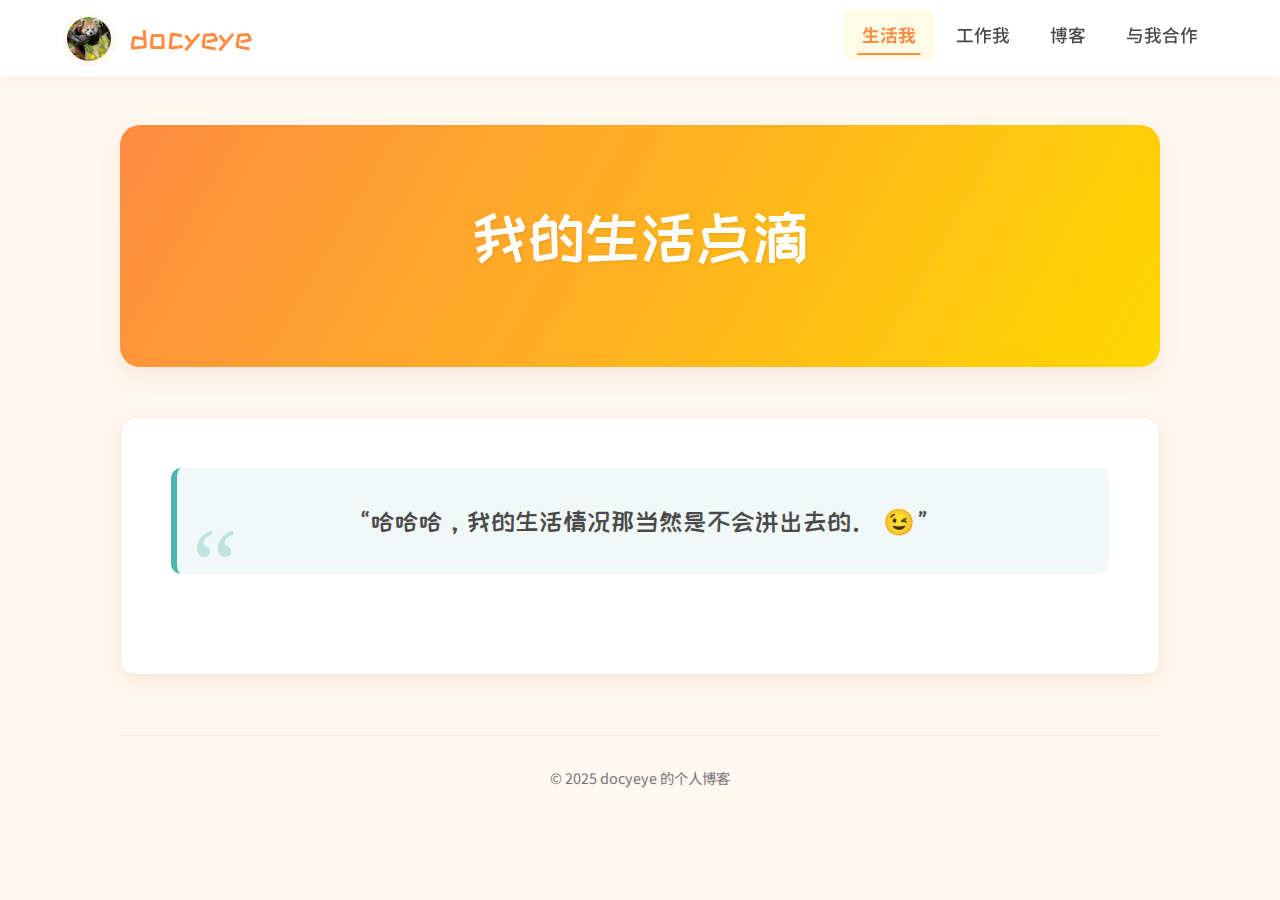
<file: index.html>
<!DOCTYPE html>
<html lang="zh">
<head>
    <meta charset="UTF-8">
    <meta name="viewport" content="width=device-width, initial-scale=1.0">
    <title>生活我 - docyeye</title>
    <link rel="stylesheet" href="style.css">
</head>
<body>
    <!-- 新的网站页眉 -->
    <div class="site-header">
        <div class="header-content">
            <img src="avatar.jpg" alt="docyeye 头像" class="avatar">
            <span class="nickname">docyeye</span>
            <!-- 导航栏移动到这里 -->
            <nav class="navbar">
                <a href="index.html" class="active">生活我</a>
                <a href="work.html">工作我</a>
                <a href="blog.html">博客</a>
                <a href="cooperation.html">与我合作</a>
            </nav>
        </div>
    </div>

    <!-- 页面特定内容区域 -->
    <div class="page-content">
        <header class="page-banner">
            <h1>我的生活点滴</h1>
        </header>

        <main class="content-container">
            <p class="life-quote">“哈哈哈，我的生活情况那当然是不会讲出去的。 😉”</p>

            <!-- 留言区已被移除 -->
            
        </main>

        <footer>
            <p>© 2025 docyeye 的个人博客</p>
        </footer>
    </div>
</body>
</html>
</file>
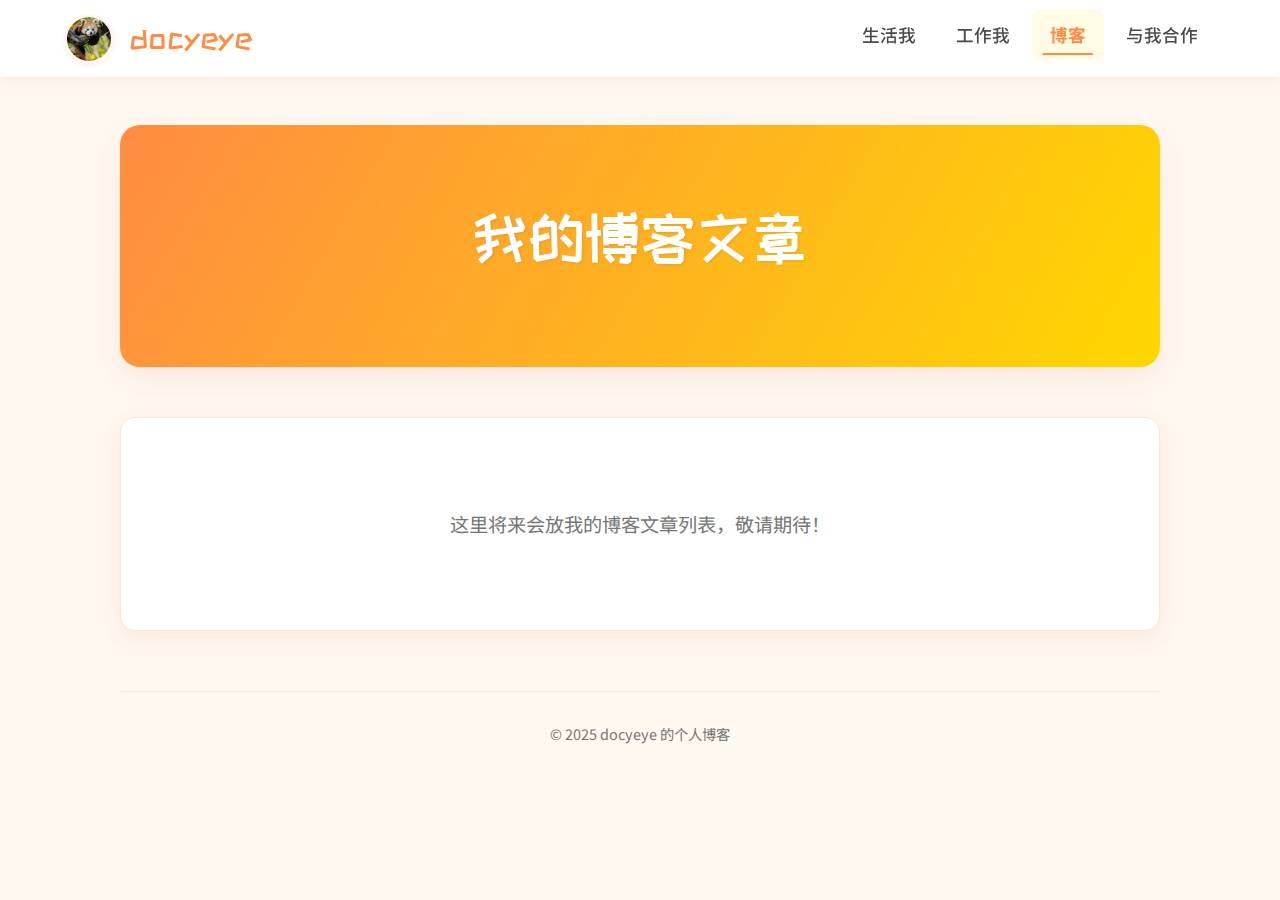
<file: blog.html>
<!DOCTYPE html>
<html lang="zh">
<head>
    <meta charset="UTF-8">
    <meta name="viewport" content="width=device-width, initial-scale=1.0">
    <title>博客 - docyeye</title>
    <link rel="stylesheet" href="style.css">
</head>
<body>
    <!-- 网站页眉 -->
    <div class="site-header">
        <div class="header-content">
            <img src="avatar.jpg" alt="docyeye 头像" class="avatar">
            <span class="nickname">docyeye</span>
            <nav class="navbar">
                <a href="index.html">生活我</a>
                <a href="work.html">工作我</a>
                <a href="blog.html" class="active">博客</a> <!-- 添加博客链接, 设为 active -->
                <a href="cooperation.html">与我合作</a>
            </nav>
        </div>
    </div>

    <!-- 页面特定内容区域 -->
    <div class="page-content">
        <header class="page-banner">
            <h1>我的博客文章</h1>
        </header>

        <main class="content-container blog-list-container"> <!-- 添加特定类名 -->
            <p>这里将来会放我的博客文章列表，敬请期待！</p>
            
            <!-- 示例：未来博客文章列表的可能结构 -->
            <!-- 
            <article class="blog-post-preview">
                <h2><a href="#">第一篇博客标题</a></h2>
                <p class="post-meta">发布于：2024年XX月XX日</p>
                <p>这是博客文章的摘要内容...</p>
                <a href="#" class="read-more">阅读全文 &rarr;</a>
            </article>
            <article class="blog-post-preview">
                <h2><a href="#">第二篇博客标题</a></h2>
                <p class="post-meta">发布于：2024年XX月XX日</p>
                <p>这是另一篇博客的摘要...</p>
                <a href="#" class="read-more">阅读全文 &rarr;</a>
            </article>
            -->
            
        </main>

        <footer>
            <p>© 2025 docyeye 的个人博客</p>
        </footer>
    </div>
</body>
</html>
</file>
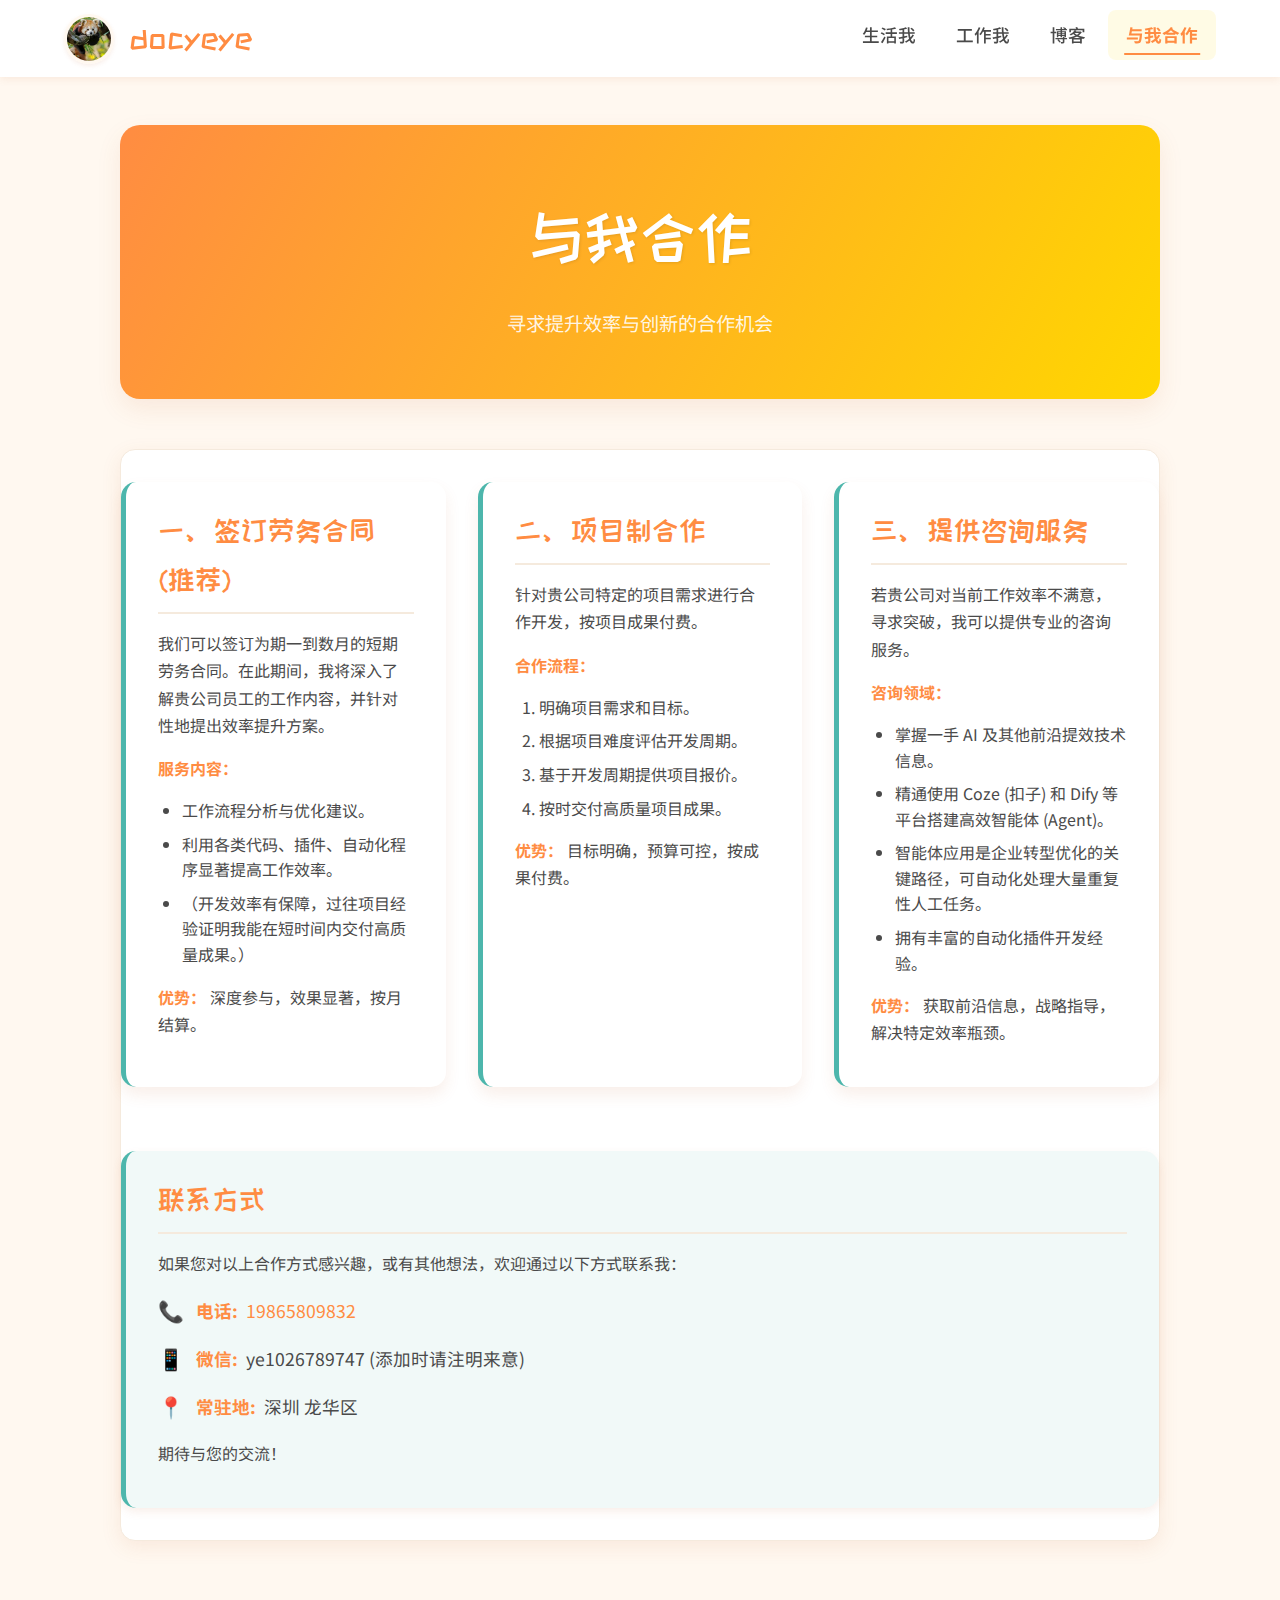
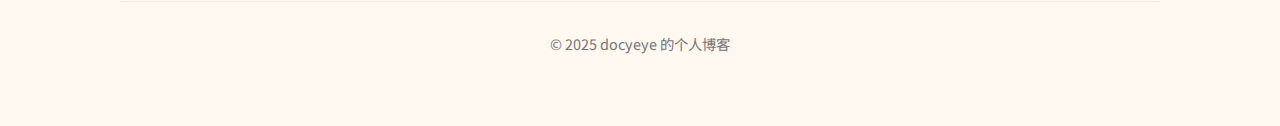
<file: cooperation.html>
<!DOCTYPE html>
<html lang="zh">
<head>
    <meta charset="UTF-8">
    <meta name="viewport" content="width=device-width, initial-scale=1.0">
    <title>与我合作 - docyeye</title>
    <!-- 链接到现有的样式表 -->
    <link rel="stylesheet" href="style.css">
</head>
<body>
    <!-- 保持一致的网站页眉 -->
    <div class="site-header">
        <div class="header-content">
            <img src="avatar.jpg" alt="docyeye 头像" class="avatar">
            <span class="nickname">docyeye</span>
            <!-- 更新后的导航栏 -->
            <nav class="navbar">
                <a href="index.html">生活我</a>
                <a href="work.html">工作我</a>
                <a href="blog.html">博客</a>
                <!-- 新增合作页面链接，并标记为当前活动页 -->
                <a href="cooperation.html" class="active">与我合作</a>
            </nav>
        </div>
    </div>

    <!-- 页面特定内容区域 -->
    <div class="page-content">
        <header class="page-banner">
            <!-- 页面标题 -->
            <h1>与我合作</h1>
            <!-- 可选的副标题 -->
            <p>寻求提升效率与创新的合作机会</p>
        </header>

        <main class="content-container cooperation-options">
            <!-- 合作选项一：劳务合同 -->
            <section class="cooperation-card fade-in">
                <h2>一、签订劳务合同 (推荐)</h2>
                <p>我们可以签订为期一到数月的短期劳务合同。在此期间，我将深入了解贵公司员工的工作内容，并针对性地提出效率提升方案。</p>
                <p><strong>服务内容：</strong></p>
                <ul>
                    <li>工作流程分析与优化建议。</li>
                    <li>利用各类代码、插件、自动化程序显著提高工作效率。</li>
                    <li>（开发效率有保障，过往项目经验证明我能在短时间内交付高质量成果。）</li>
                </ul>
                <p><strong>优势：</strong> 深度参与，效果显著，按月结算。</p>
            </section>

            <!-- 合作选项二：项目制合作 -->
            <section class="cooperation-card fade-in">
                <h2>二、项目制合作</h2>
                <p>针对贵公司特定的项目需求进行合作开发，按项目成果付费。</p>
                <p><strong>合作流程：</strong></p>
                <ol>
                    <li>明确项目需求和目标。</li>
                    <li>根据项目难度评估开发周期。</li>
                    <li>基于开发周期提供项目报价。</li>
                    <li>按时交付高质量项目成果。</li>
                </ol>
                 <p><strong>优势：</strong> 目标明确，预算可控，按成果付费。</p>
           </section>

            <!-- 合作选项三：咨询服务 -->
            <section class="cooperation-card fade-in">
                <h2>三、提供咨询服务</h2>
                <p>若贵公司对当前工作效率不满意，寻求突破，我可以提供专业的咨询服务。</p>
                 <p><strong>咨询领域：</strong></p>
                <ul>
                    <li>掌握一手 AI 及其他前沿提效技术信息。</li>
                    <li>精通使用 Coze (扣子) 和 Dify 等平台搭建高效智能体 (Agent)。</li>
                    <li>智能体应用是企业转型优化的关键路径，可自动化处理大量重复性人工任务。</li>
                    <li>拥有丰富的自动化插件开发经验。</li>
                </ul>
                 <p><strong>优势：</strong> 获取前沿信息，战略指导，解决特定效率瓶颈。</p>
           </section>

            <!-- 联系方式区域 -->
            <section class="contact-info fade-in">
                <h2>联系方式</h2>
                <p>如果您对以上合作方式感兴趣，或有其他想法，欢迎通过以下方式联系我：</p>
                <ul class="contact-list">
                    <!-- 电话号码，并添加 tel: 链接方便点击拨号 -->
                    <li><span class="icon">📞</span> <strong>电话:</strong> <a href="tel:19865809832">19865809832</a></li>
                    <!-- 微信号 -->
                    <li><span class="icon">📱</span> <strong>微信:</strong> ye1026789747 (添加时请注明来意)</li>
                    <!-- 大致地址 -->
                    <li><span class="icon">📍</span> <strong>常驻地:</strong> 深圳 龙华区</li>
                </ul>
                <p>期待与您的交流！</p>
            </section>
        </main>

        <!-- 保持一致的页脚 -->
        <footer>
            <p>© 2025 docyeye 的个人博客</p>
        </footer>
    </div>

    <!-- 可选: 如果以后需要交互，可以链接 JS 文件 -->
    <!-- <script src="script.js"></script> -->
</body>
</html>
</file>
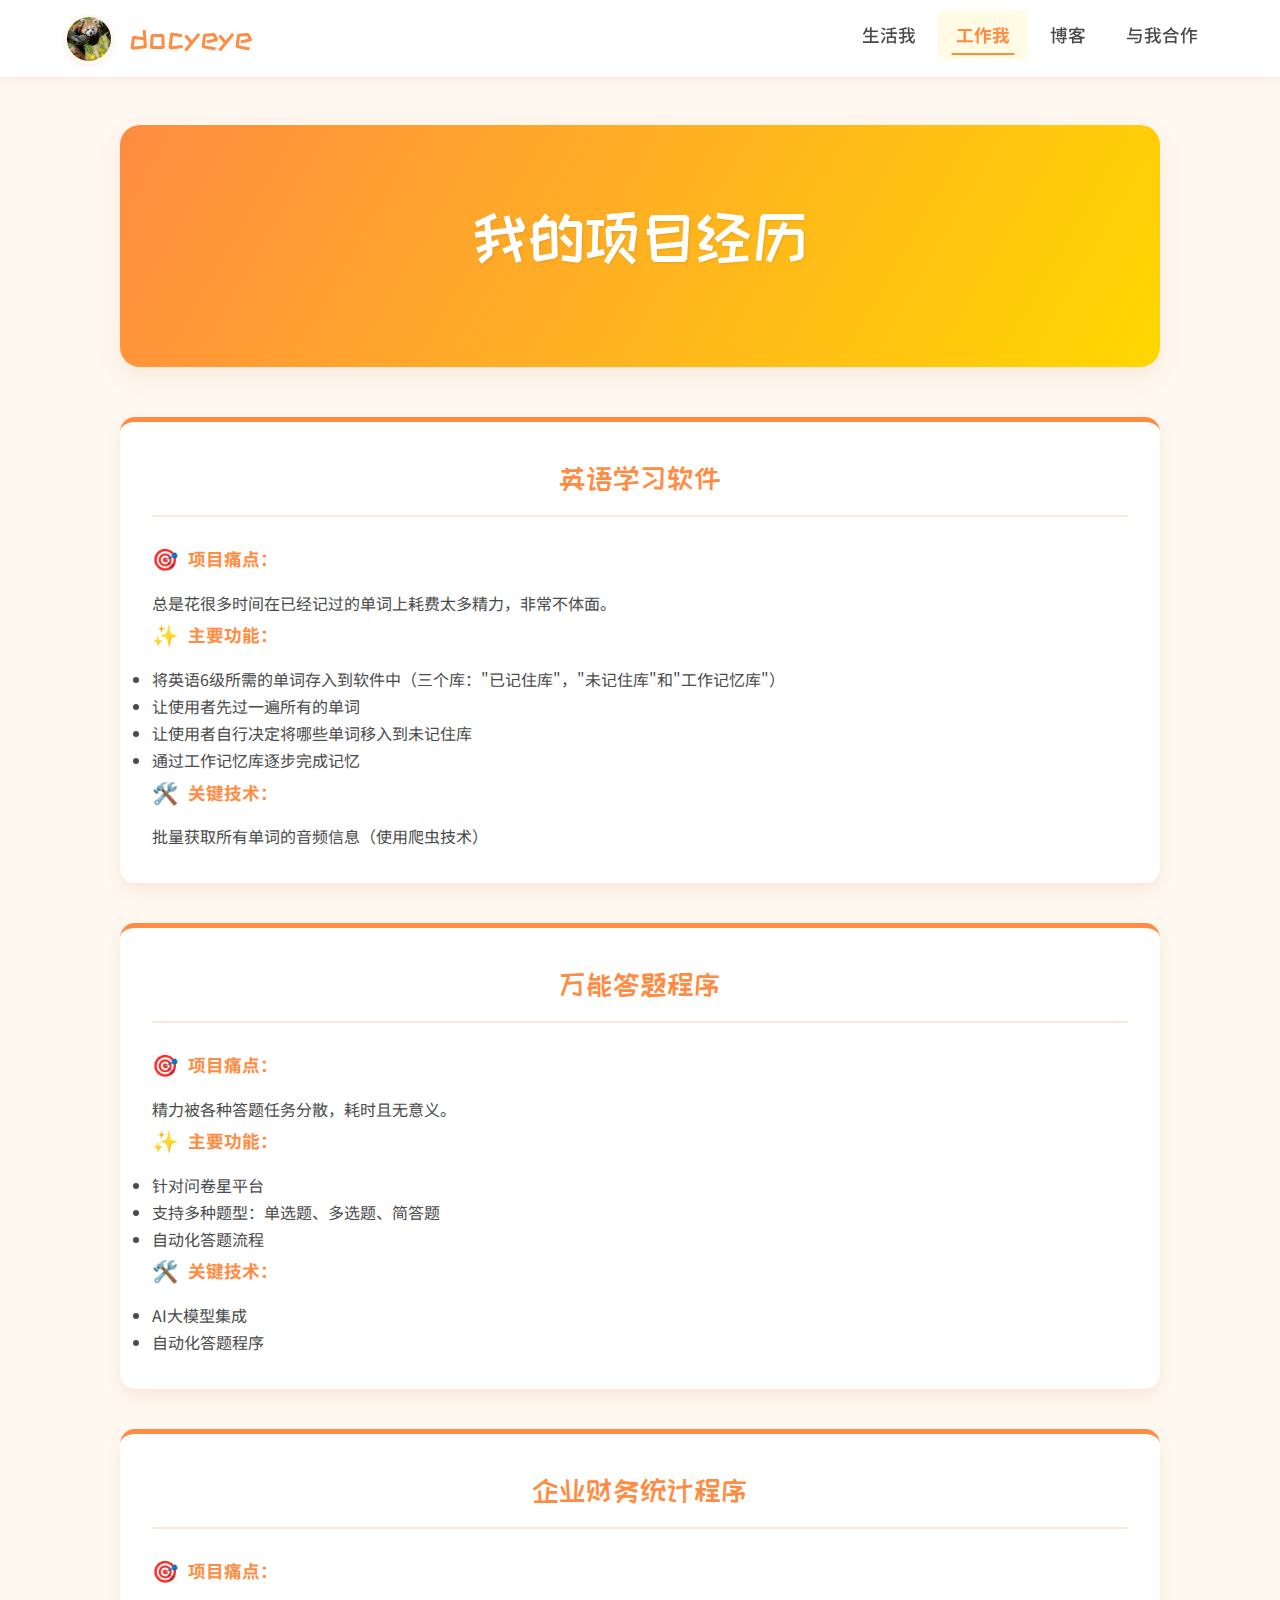
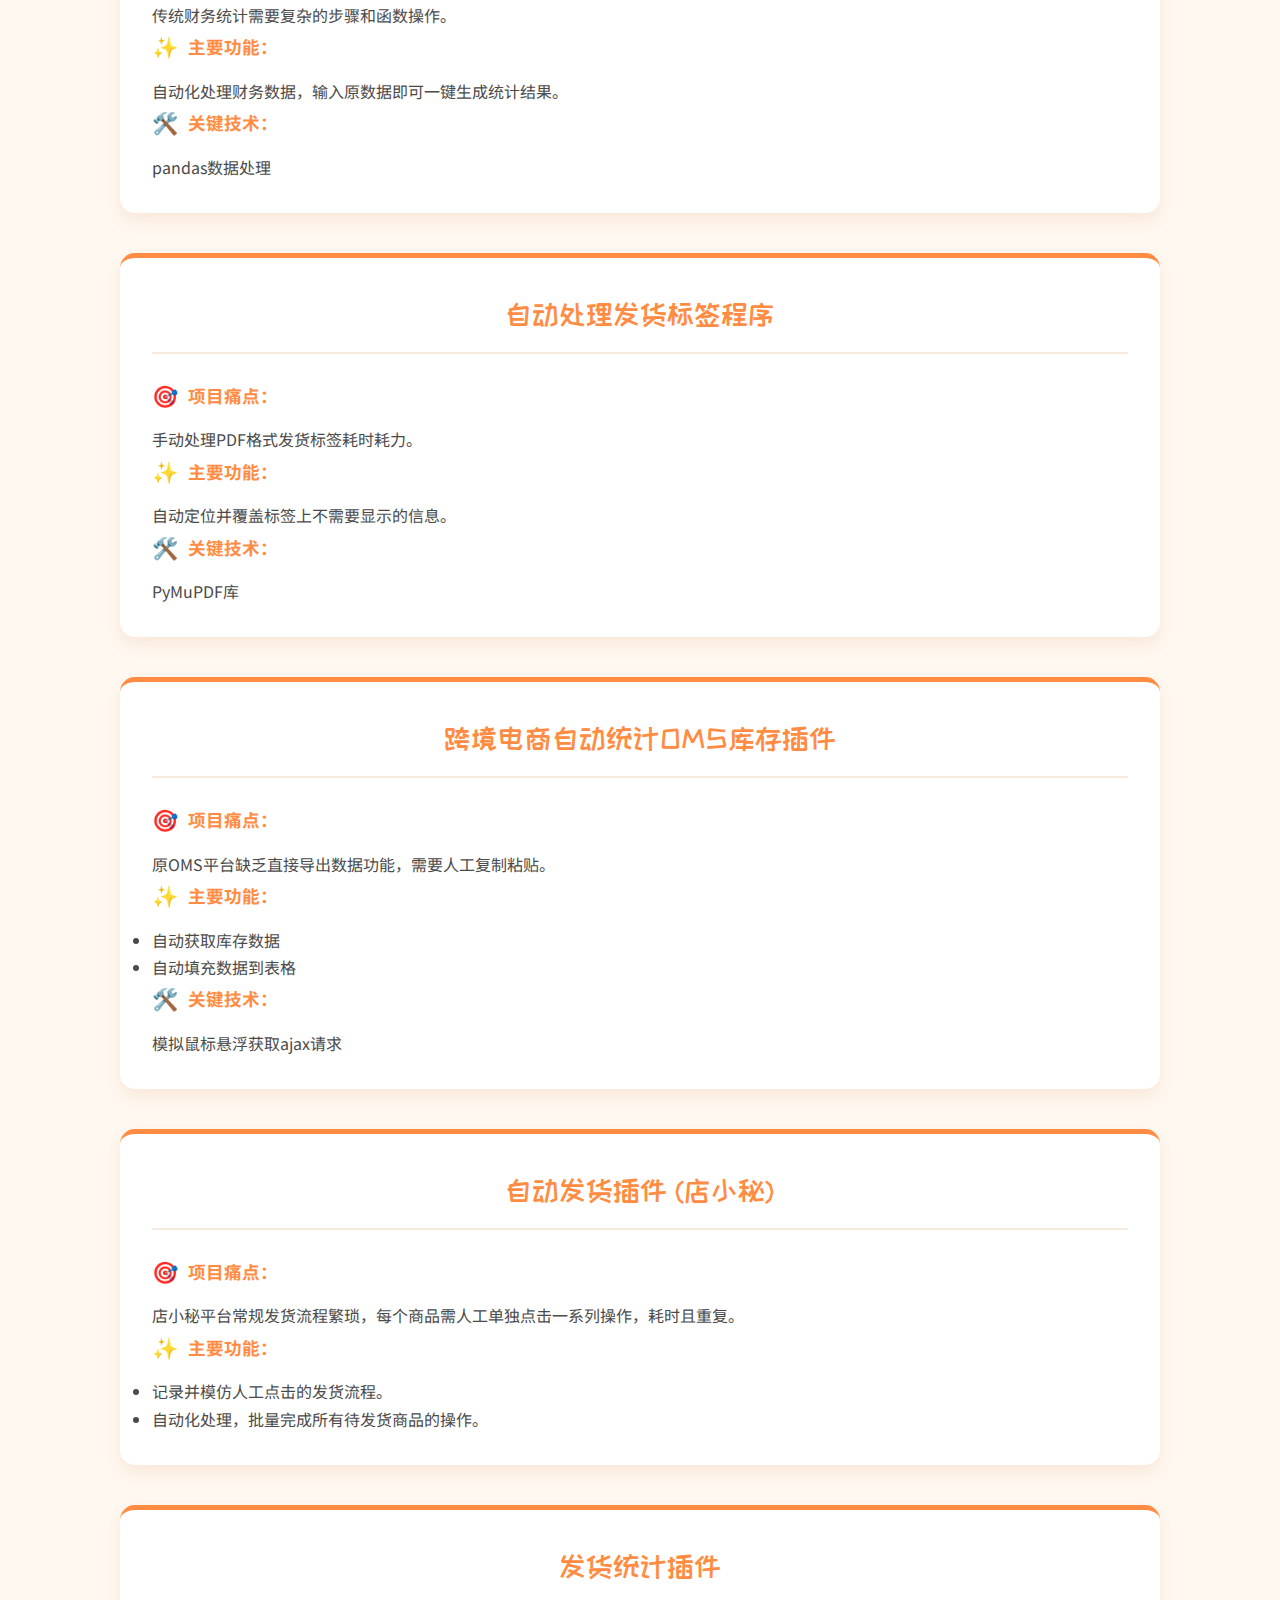
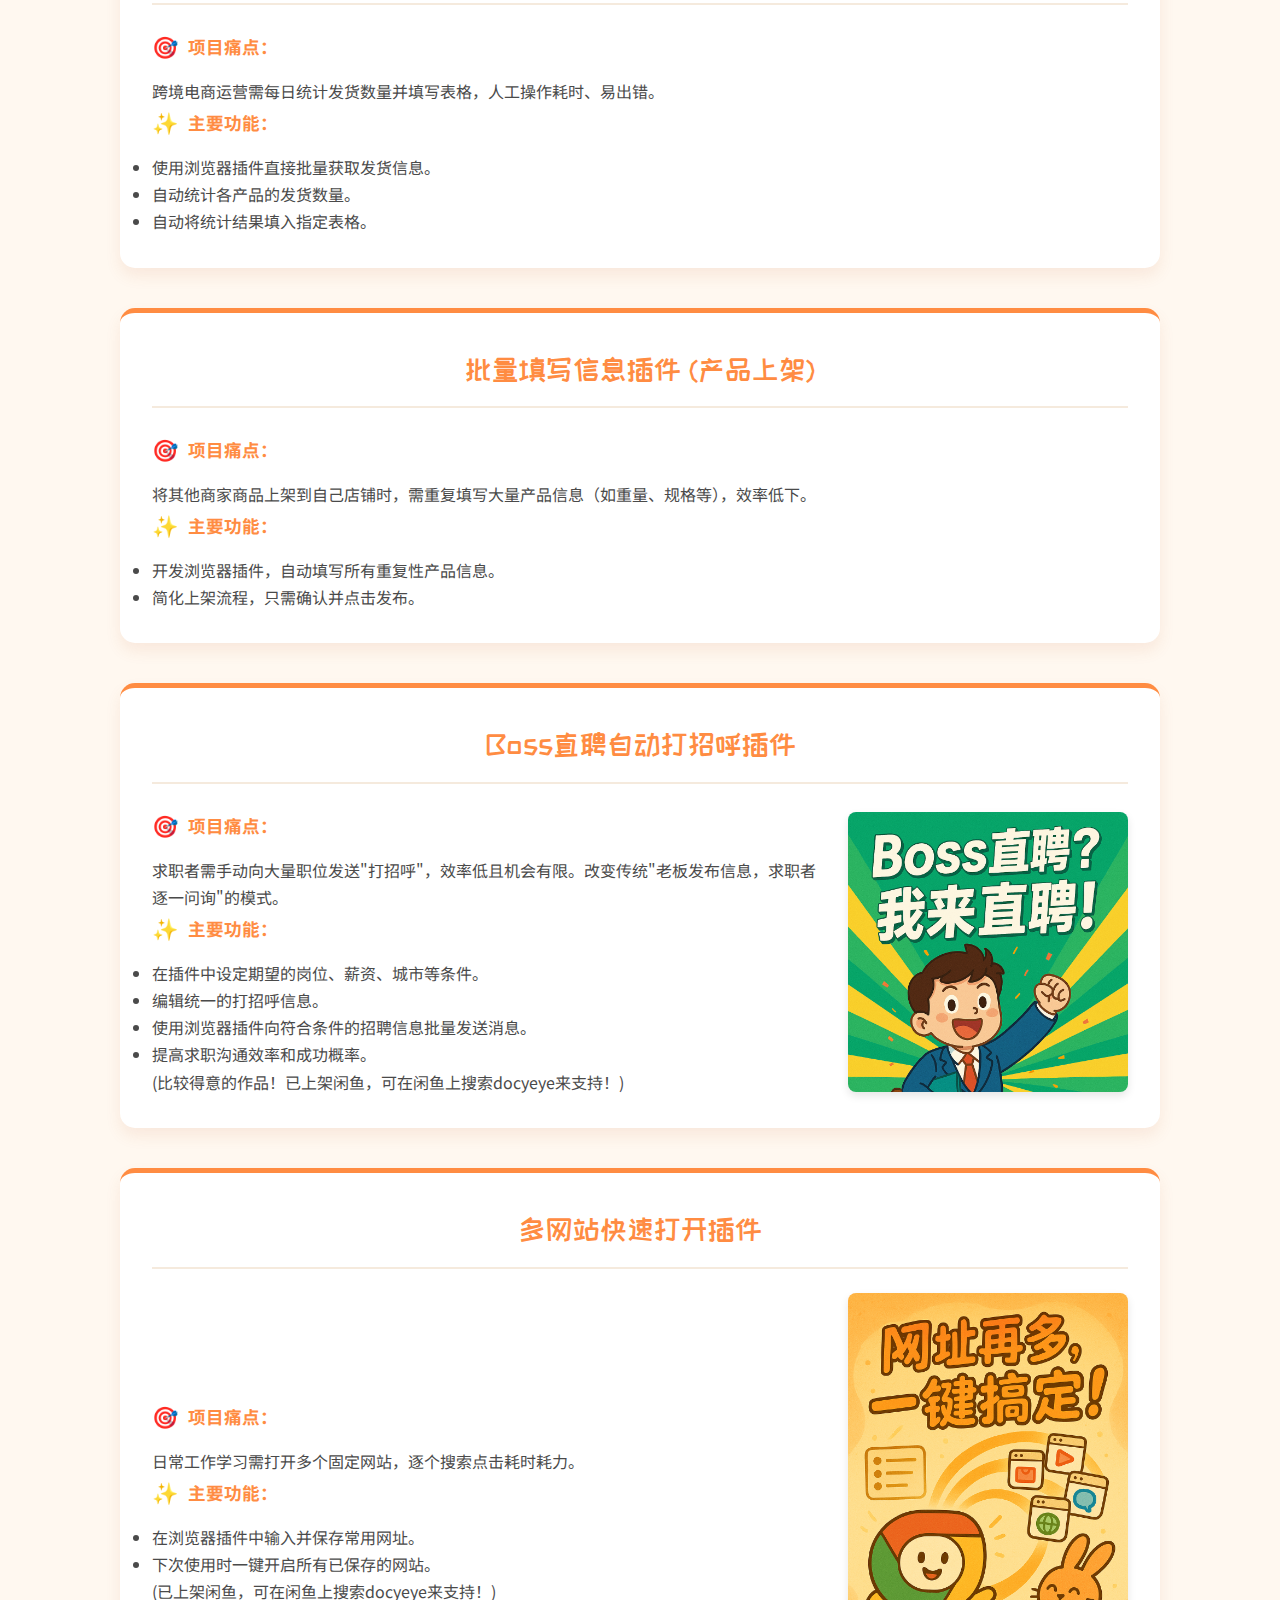
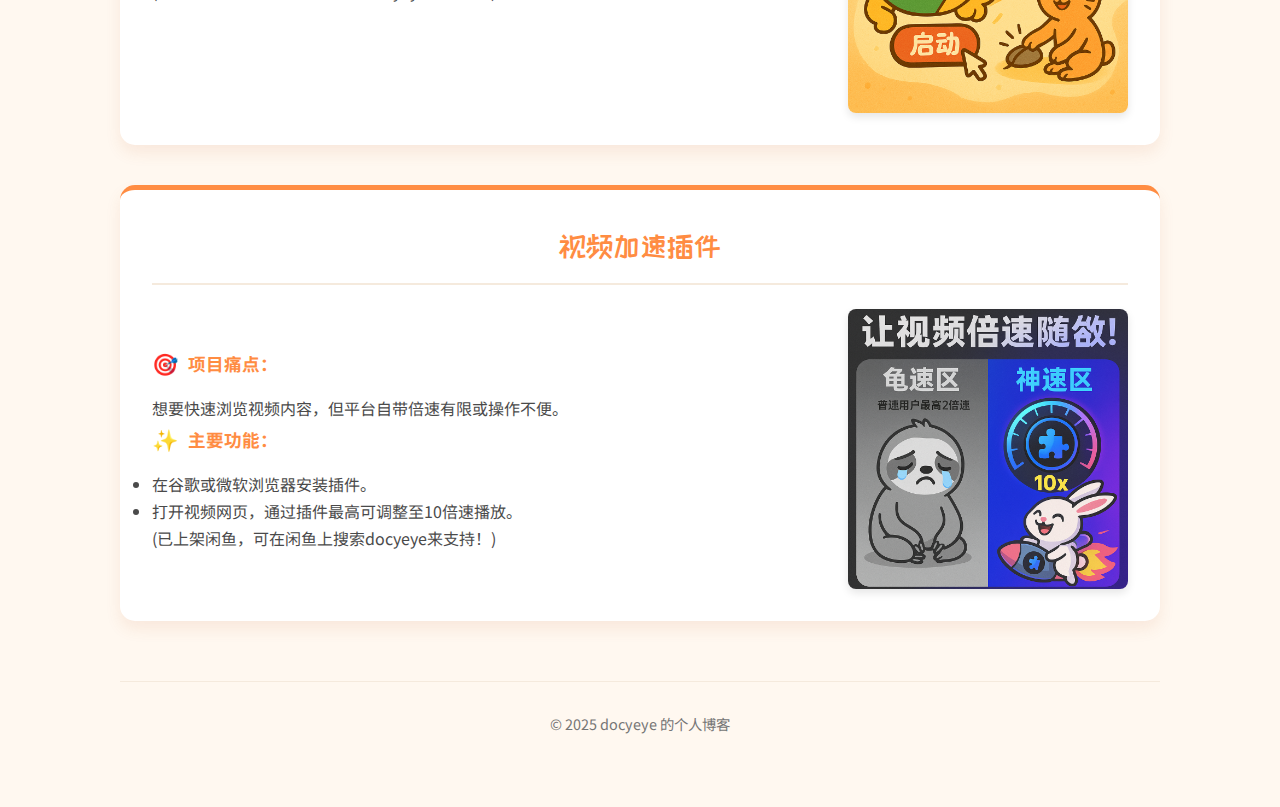
<file: work.html>
<!DOCTYPE html>
<html lang="zh">
<head>
    <meta charset="UTF-8">
    <meta name="viewport" content="width=device-width, initial-scale=1.0">
    <title>工作我 - docyeye</title>
    <link rel="stylesheet" href="style.css">
</head>
<body>
    <!-- 新的网站页眉 -->
    <div class="site-header">
        <div class="header-content">
            <img src="avatar.jpg" alt="docyeye 头像" class="avatar">
            <span class="nickname">docyeye</span>
            <!-- 导航栏移动到这里 -->
            <nav class="navbar">
                <a href="index.html">生活我</a>
                <a href="work.html" class="active">工作我</a>
                <a href="blog.html">博客</a>
                <a href="cooperation.html">与我合作</a>
            </nav>
        </div>
    </div>

    <!-- 页面特定内容区域 -->
    <div class="page-content">
        <header class="page-banner">
            <h1>我的项目经历</h1>
        </header>
        
        <main class="projects-container">
            <!-- 英语学习软件项目 -->
            <div class="project-card">
                <h2>英语学习软件</h2>
                <div class="project-content">
                    <h3><span class="icon">🎯</span>项目痛点：</h3>
                    <p>总是花很多时间在已经记过的单词上耗费太多精力，非常不体面。</p>
                    
                    <h3><span class="icon">✨</span>主要功能：</h3>
                    <ul>
                        <li>将英语6级所需的单词存入到软件中（三个库："已记住库"，"未记住库"和"工作记忆库"）</li>
                        <li>让使用者先过一遍所有的单词</li>
                        <li>让使用者自行决定将哪些单词移入到未记住库</li>
                        <li>通过工作记忆库逐步完成记忆</li>
                    </ul>
                    
                    <h3><span class="icon">🛠️</span>关键技术：</h3>
                    <p>批量获取所有单词的音频信息（使用爬虫技术）</p>
                </div>
            </div>

            <!-- 万能答题程序项目 -->
            <div class="project-card">
                <h2>万能答题程序</h2>
                <div class="project-content">
                    <h3><span class="icon">🎯</span>项目痛点：</h3>
                    <p>精力被各种答题任务分散，耗时且无意义。</p>
                    
                    <h3><span class="icon">✨</span>主要功能：</h3>
                    <ul>
                        <li>针对问卷星平台</li>
                        <li>支持多种题型：单选题、多选题、简答题</li>
                        <li>自动化答题流程</li>
                    </ul>
                    
                    <h3><span class="icon">🛠️</span>关键技术：</h3>
                    <ul>
                        <li>AI大模型集成</li>
                        <li>自动化答题程序</li>
                    </ul>
                </div>
            </div>

            <!-- 企业财务统计程序 -->
            <div class="project-card">
                <h2>企业财务统计程序</h2>
                <div class="project-content">
                    <h3><span class="icon">🎯</span>项目痛点：</h3>
                    <p>传统财务统计需要复杂的步骤和函数操作。</p>
                    
                    <h3><span class="icon">✨</span>主要功能：</h3>
                    <p>自动化处理财务数据，输入原数据即可一键生成统计结果。</p>
                    
                    <h3><span class="icon">🛠️</span>关键技术：</h3>
                    <p>pandas数据处理</p>
                </div>
            </div>

            <!-- 自动处理发货标签程序 -->
            <div class="project-card">
                <h2>自动处理发货标签程序</h2>
                <div class="project-content">
                    <h3><span class="icon">🎯</span>项目痛点：</h3>
                    <p>手动处理PDF格式发货标签耗时耗力。</p>
                    
                    <h3><span class="icon">✨</span>主要功能：</h3>
                    <p>自动定位并覆盖标签上不需要显示的信息。</p>
                    
                    <h3><span class="icon">🛠️</span>关键技术：</h3>
                    <p>PyMuPDF库</p>
                </div>
            </div>

            <!-- 跨境电商自动统计OMS库存插件 -->
            <div class="project-card">
                <h2>跨境电商自动统计OMS库存插件</h2>
                <div class="project-content">
                    <h3><span class="icon">🎯</span>项目痛点：</h3>
                    <p>原OMS平台缺乏直接导出数据功能，需要人工复制粘贴。</p>
                    
                    <h3><span class="icon">✨</span>主要功能：</h3>
                    <ul>
                        <li>自动获取库存数据</li>
                        <li>自动填充数据到表格</li>
                    </ul>
                    
                    <h3><span class="icon">🛠️</span>关键技术：</h3>
                    <p>模拟鼠标悬浮获取ajax请求</p>
                </div>
            </div>

            <!-- 新增：自动发货插件 -->
            <div class="project-card">
                <h2>自动发货插件 (店小秘)</h2>
                <div class="project-content">
                    <h3><span class="icon">🎯</span>项目痛点：</h3>
                    <p>店小秘平台常规发货流程繁琐，每个商品需人工单独点击一系列操作，耗时且重复。</p>
                    <h3><span class="icon">✨</span>主要功能：</h3>
                    <ul>
                        <li>记录并模仿人工点击的发货流程。</li>
                        <li>自动化处理，批量完成所有待发货商品的操作。</li>
                    </ul>
                </div>
            </div>

            <!-- 新增：发货统计插件 -->
            <div class="project-card">
                <h2>发货统计插件</h2>
                <div class="project-content">
                    <h3><span class="icon">🎯</span>项目痛点：</h3>
                    <p>跨境电商运营需每日统计发货数量并填写表格，人工操作耗时、易出错。</p>
                    <h3><span class="icon">✨</span>主要功能：</h3>
                    <ul>
                        <li>使用浏览器插件直接批量获取发货信息。</li>
                        <li>自动统计各产品的发货数量。</li>
                        <li>自动将统计结果填入指定表格。</li>
                    </ul>
                </div>
            </div>

            <!-- 新增：批量填写信息插件 -->
            <div class="project-card">
                <h2>批量填写信息插件 (产品上架)</h2>
                <div class="project-content">
                    <h3><span class="icon">🎯</span>项目痛点：</h3>
                    <p>将其他商家商品上架到自己店铺时，需重复填写大量产品信息（如重量、规格等），效率低下。</p>
                    <h3><span class="icon">✨</span>主要功能：</h3>
                    <ul>
                        <li>开发浏览器插件，自动填写所有重复性产品信息。</li>
                        <li>简化上架流程，只需确认并点击发布。</li>
                    </ul>
                    <!-- (可以酌情保留或删除这段吐槽老板的话) -->
                    <!-- <p>(背景：曾为某压榨员工的老板工作一周，深感此痛点。)</p> -->
                </div>
            </div>

            <!-- 新增：Boss直聘自动打招呼插件 -->
            <div class="project-card">
                <h2>Boss直聘自动打招呼插件</h2>
                <!-- 新增容器用于Flex布局 -->
                <div class="card-main-content">
                    <!-- 文字内容放左边 -->
                    <div class="project-content">
                        <h3><span class="icon">🎯</span>项目痛点：</h3>
                        <p>求职者需手动向大量职位发送"打招呼"，效率低且机会有限。改变传统"老板发布信息，求职者逐一问询"的模式。</p>
                        <h3><span class="icon">✨</span>主要功能：</h3>
                        <ul>
                            <li>在插件中设定期望的岗位、薪资、城市等条件。</li>
                            <li>编辑统一的打招呼信息。</li>
                            <li>使用浏览器插件向符合条件的招聘信息批量发送消息。</li>
                            <li>提高求职沟通效率和成功概率。</li>
                        </ul>
                        <p>(比较得意的作品！已上架闲鱼，可在闲鱼上搜索docyeye来支持！)</p>
                    </div>
                    <!-- 图片放右边 -->
                    <img src="招聘助手.png" alt="Boss直聘插件宣传图" class="project-image">
                </div>
            </div>

            <!-- 新增：多网站快速打开插件 -->
            <div class="project-card">
                <h2>多网站快速打开插件</h2>
                <!-- 新增容器用于Flex布局 -->
                <div class="card-main-content">
                    <!-- 文字内容放左边 -->
                    <div class="project-content">
                        <h3><span class="icon">🎯</span>项目痛点：</h3>
                        <p>日常工作学习需打开多个固定网站，逐个搜索点击耗时耗力。</p>
                        <h3><span class="icon">✨</span>主要功能：</h3>
                         <ul>
                            <li>在浏览器插件中输入并保存常用网址。</li>
                            <li>下次使用时一键开启所有已保存的网站。</li>
                        </ul>
                         <p>(已上架闲鱼，可在闲鱼上搜索docyeye来支持！)</p>
                    </div>
                    <!-- 图片放右边 -->
                    <img src="一键多开.png" alt="一键多开插件宣传图" class="project-image">
                </div>
            </div>

            <!-- 新增：视频加速插件 -->
            <div class="project-card">
                 <h2>视频加速插件</h2>
                 <!-- 新增容器用于Flex布局 -->
                 <div class="card-main-content">
                     <!-- 文字内容放左边 -->
                     <div class="project-content">
                        <h3><span class="icon">🎯</span>项目痛点：</h3>
                        <p>想要快速浏览视频内容，但平台自带倍速有限或操作不便。</p>
                         <h3><span class="icon">✨</span>主要功能：</h3>
                         <ul>
                            <li>在谷歌或微软浏览器安装插件。</li>
                            <li>打开视频网页，通过插件最高可调整至10倍速播放。</li>
                         </ul>
                         <p>(已上架闲鱼，可在闲鱼上搜索docyeye来支持！)</p>
                    </div>
                    <!-- 图片放右边 -->
                    <img src="倍速.png" alt="视频倍速插件宣传图" class="project-image">
                </div>
            </div>
        </main>

        <footer>
            <p>© 2025 docyeye 的个人博客</p>
        </footer>
    </div>
</body>
</html>
</file>
<file: style.css>
@import url('https://fonts.googleapis.com/css2?family=ZCOOL+KuaiLe&family=Noto+Sans+SC:wght@400;500;700&display=swap');

/* 2. 定义全局变量: 字体和新的温暖活泼色彩方案 */
:root {
    /* 字体变量 */
    --heading-font: 'ZCOOL KuaiLe', cursive; /* 可爱生动的标题字体 */
    --body-font: 'Noto Sans SC', 'Helvetica Neue', Helvetica, Arial, sans-serif; /* 清晰易读的正文字体 */

    /* 色彩变量 - 温暖活泼 */
    --primary-color: #FF8C42;    /* 珊瑚橙 - 主色调 */
    --accent-color: #FFD700;     /* 金黄色 - 强调色 */
    --secondary-color: #4DB6AC;  /* 柔和蓝绿 - 辅助对比色 */
    --bg-color: #FFF8F0;         /* 非常浅的暖调背景 (类似杏仁白，但更暖一点) */
    --card-bg-color: #FFFFFF;    /* 卡片背景 - 纯白以突出 */
    --text-color: #4A4A4A;       /* 暖灰色 - 主要文字颜色 */
    --text-light-color: #757575; /* 浅暖灰色 - 次要文字/元信息 */
    --heading-color: var(--primary-color); /* 标题颜色用主色调 */
    --link-color: var(--primary-color);     /* 链接颜色 */
    --link-hover-color: #E57A35; /* 链接悬停 - 深一点的橙色 */
    --border-color: #F5EADD;     /* 边框颜色 - 配合背景 */
    --card-shadow-color: rgba(200, 100, 50, 0.1); /* 配合主色调的阴影 */
    --accent-bg-light: rgba(255, 215, 0, 0.1); /* 强调色的浅背景 (用于激活状态) */
    --secondary-bg-light: rgba(77, 182, 172, 0.08); /* 辅助色的浅背景 */
}

/* 3. 全局基础样式 */
* {
    margin: 0;
    padding: 0;
    box-sizing: border-box;
}

body {
    font-family: var(--body-font); /* 应用正文字体 */
    line-height: 1.7; /* 调整行高 */
    color: var(--text-color); /* 应用文字颜色 */
    background-color: var(--bg-color); /* 应用背景色 */
    padding-top: 85px;
    -webkit-font-smoothing: antialiased;
    -moz-osx-font-smoothing: grayscale;
}

/* 4. 动画 (保持不变) */
@keyframes fadeIn {
    from { opacity: 0; transform: translateY(10px); }
    to { opacity: 1; transform: translateY(0); }
}

/* 5. 网站页眉 - 更新颜色 */
.site-header {
    position: fixed;
    top: 0;
    left: 0;
    width: 100%;
    background: var(--card-bg-color); /* 使用卡片背景色 */
    box-shadow: 0 2px 8px var(--card-shadow-color); /* 应用新阴影色 */
    padding: 10px 5%;
    z-index: 1000;
    transition: padding 0.3s ease, box-shadow 0.3s ease;
}

.header-content {
    max-width: 1200px;
    margin: 0 auto;
    display: flex;
    align-items: center;
    justify-content: space-between;
}

.avatar {
    width: 50px;
    height: 50px;
    border-radius: 50%;
    object-fit: cover;
    border: 3px solid var(--bg-color); /* 边框用背景色，制造一点凹陷感 */
    margin-right: 15px;
    box-shadow: 0 2px 4px var(--card-shadow-color);
}

.nickname {
    font-family: var(--heading-font); /* 昵称也用标题字体增加个性 */
    font-size: 2em; /* 稍微加大 */
    font-weight: normal; /* 快乐体本身较粗，不需要加粗 */
    color: var(--heading-color); /* 使用标题颜色 */
    margin-right: auto;
    line-height: 1.2; /* 调整行高避免过高 */
}

/* 6. 导航栏 - 更新字体、颜色和效果 */
.navbar {
    background-color: transparent;
    overflow: visible;
}

.navbar a {
    display: inline-block;
    color: var(--text-color);
    text-align: center;
    padding: 10px 18px;
    text-decoration: none;
    font-size: 1.1em; /* 稍大一点 */
    font-weight: 500;
    font-family: var(--body-font); /* 导航使用正文字体保持清晰 */
    border-radius: 8px;
    transition: background-color 0.2s ease, color 0.2s ease, transform 0.2s ease;
    position: relative; /* 为下划线动画准备 */
    overflow: hidden; /* 隐藏溢出的下划线 */
}

/* 更生动的悬停效果 - 下划线从中间展开 */
.navbar a::after {
    content: '';
    position: absolute;
    bottom: 5px; /* 调整下划线位置 */
    left: 50%;
    width: 0;
    height: 2px;
    background-color: var(--accent-color); /* 使用强调色 */
    transition: all 0.3s ease-out;
    transform: translateX(-50%);
}

.navbar a:hover::after {
    width: 70%; /* 展开宽度 */
}

.navbar a:hover {
    background-color: transparent; /* 悬停时背景透明 */
    color: var(--primary-color); /* 悬停时文字变主色 */
    transform: translateY(-2px);
}

.navbar a.active {
    color: var(--primary-color); /* 激活状态用主色 */
    background-color: var(--accent-bg-light); /* 使用强调色的浅背景 */
    font-weight: 700;
}
.navbar a.active::after { /* 激活状态显示下划线 */
     width: 70%;
     background-color: var(--primary-color); /* 激活下划线用主色 */
}


/* 7. 页面内容区域 */
.page-content {
    max-width: 1100px;
    margin: 40px auto 0;
    padding: 0 30px 40px;
    animation: fadeIn 0.6s ease-out;
}

/* 8. 页面 Banner - 新的暖色渐变背景和字体 */
.page-banner {
    /* 温暖的渐变背景：珊瑚橙 -> 金黄色 */
    background: linear-gradient(120deg, var(--primary-color), var(--accent-color));
    color: white; /* 白色文字形成对比 */
    padding: 60px 40px;
    text-align: center;
    border-radius: 20px;
    margin-bottom: 50px;
    box-shadow: 0 10px 25px var(--card-shadow-color); /* 使用新的阴影色 */
}

.page-banner h1 {
    font-family: var(--heading-font); /* 应用标题字体 */
    font-size: 3.8em; /* 快乐体可以更大胆一点 */
    font-weight: normal; /* 字体本身效果足够 */
    text-shadow: 1px 1px 3px rgba(0, 0, 0, 0.1); /* 加回一点细微文字阴影 */
    margin-bottom: 0.3em; /* 调整间距 */
}
.page-banner p { /* banner 副标题样式 */
    font-size: 1.2rem;
    color: rgba(255, 255, 255, 0.9); /* 半透明白色 */
    margin-top: 0.5rem;
    font-family: var(--body-font); /* 副标题用正文字体 */
}


/* 9. 通用内容容器样式 (比如 "生活我" 的主要区域) */
.content-container {
    background: var(--card-bg-color);
    border-radius: 15px;
    padding: 50px;
    box-shadow: 0 6px 20px var(--card-shadow-color);
    margin-bottom: 50px;
    border: 1px solid var(--border-color); /* 使用新的边框色 */
}

/* 10. "生活我" 页面的引用语 - 更新样式 */
.life-quote {
    font-size: 1.6em; /* 加大一点 */
    text-align: center;
    margin-bottom: 50px;
    color: var(--text-color);
    line-height: 1.8;
    padding: 30px 40px;
    background-color: var(--secondary-bg-light); /* 使用辅助色的浅背景 */
    border-left: 6px solid var(--secondary-color); /* 使用辅助色做边框 */
    border-radius: 10px;
    position: relative;
    font-family: var(--heading-font); /* 这句引用也用标题字体增加趣味 */
    font-weight: normal;
}

.life-quote::before { /* 引号样式 */
    content: '\201C';
    font-family: Georgia, serif; /* 引号保持衬线体 */
    font-size: 4em;
    color: var(--secondary-color); /* 引号颜色也用辅助色 */
    opacity: 0.3; /* 更淡一点 */
    position: absolute;
    left: 15px;
    top: 5px;
}

/* 11. 博客列表容器 */
.blog-list-container {
    /* 样式继承 .content-container */
}
.blog-list-container > p { /* 占位提示信息 */
    font-size: 1.2em;
    color: var(--text-light-color);
    text-align: center;
    padding: 40px 0;
}

/* 12. 博客文章预览 (示例) - 更新颜色 */
.blog-post-preview {
    border-bottom: 1px dashed var(--border-color); /* 使用新边框色 */
    padding: 35px 10px;
    transition: background-color 0.3s ease;
}
.blog-post-preview:last-child { border-bottom: none; }
.blog-post-preview:hover {
    background-color: var(--secondary-bg-light); /* 悬停用辅助浅色 */
}
.blog-post-preview h2 { margin-bottom: 8px; }
.blog-post-preview h2 a {
    color: var(--heading-color); /* 标题链接用标题色 */
    text-decoration: none;
    font-family: var(--heading-font); /* 博客标题也用标题字体 */
    font-size: 1.8em; /* 调整大小 */
    font-weight: normal;
    transition: color 0.3s ease;
}
.blog-post-preview h2 a:hover { color: var(--link-hover-color); } /* 悬停用链接悬停色 */
.post-meta {
    font-size: 0.9em;
    color: var(--text-light-color); /* 元信息用浅色文字 */
    margin-bottom: 15px;
}
.blog-post-preview p:not(.post-meta) { /* 摘要 */
    color: var(--text-color);
    margin-bottom: 20px;
    line-height: 1.7;
}
.read-more {
    display: inline-block;
    color: var(--secondary-color); /* 阅读更多用辅助色 */
    text-decoration: none;
    font-weight: 500;
    font-family: var(--body-font);
    transition: color 0.3s ease, transform 0.2s ease;
}
.read-more:hover {
    color: #3A9D92; /* 辅助色的深色变体 */
    transform: translateX(3px);
}

/* 13. 项目容器 (工作我) - 更改为单列垂直布局 */
.projects-container {
    display: flex; /* 改为 Flexbox */
    flex-direction: column; /* 设置为垂直方向 */
    gap: 2.5rem; /* 控制卡片之间的垂直间距 */
    padding: 0; /* 保持内边距为0 */
}

/* 14. 项目卡片 - 适应单列布局 */
.project-card {
    background: var(--card-bg-color);
    border-radius: 15px;
    padding: 2rem;
    box-shadow: 0 8px 15px var(--card-shadow-color);
    transition: transform 0.3s ease, box-shadow 0.3s ease;
    border-top: 5px solid var(--primary-color);
    display: flex;
    flex-direction: column;
    width: 100%; /* 确保卡片宽度充满容器 */
}

.project-card:hover {
    transform: translateY(-8px) scale(1.02); /* 悬停效果更明显 */
    box-shadow: 0 12px 25px var(--card-shadow-color);
}

.project-card h2 { /* 卡片主标题 */
    font-family: var(--heading-font);
    color: var(--heading-color);
    font-size: 1.8em; /* 调整大小 */
    font-weight: normal;
    margin-bottom: 1.5rem;
    text-align: center; /* 居中 */
    border-bottom: 2px solid var(--border-color); /* 底部细分隔线 */
    padding-bottom: 0.8rem;
}

.project-card h3 { /* 卡片内小标题 (痛点/功能/技术) */
    font-family: var(--body-font); /* 小标题用正文字体 */
    color: var(--primary-color); /* 用主色调 */
    font-size: 1.1em;
    font-weight: 700; /* 加粗 */
    margin-bottom: 0.8rem;
    display: flex;
    align-items: center;
}

.project-card h3 .icon { /* 小标题前的图标 */
    margin-right: 0.6rem;
    font-size: 1.2em;
    transition: transform 0.3s ease;
    color: var(--accent-color); /* 图标用强调色 */
}

.project-card:hover h3 .icon {
    transform: rotate(15deg) scale(1.1); /* 悬停时图标轻微旋转放大 */
}

/* 新增: 卡片主内容区域，用于Flex布局 */
.card-main-content {
    display: flex;          /* 启用 Flexbox */
    align-items: center;    /* 垂直居中对齐内容 */
    gap: 2rem;              /* 文字和图片之间的间距 */
    flex-wrap: wrap;        /* 在小屏幕上允许换行 */
}

/* 更新: project-content 作为 Flex 项目 */
.project-content {
    flex: 2;            /* 分配更多空间给文字内容 (比例为2) */
    min-width: 250px;   /* 确保文字区域有最小宽度 */
    /* 移除 flex-grow: 1; 因为现在由父级 Flexbox 控制 */
    color: var(--text-color); /* 保持 */
}
/* 移除清除浮动的伪元素 */
.project-content::after {
  /* content: ""; */
  /* clear: both; */
  /* display: table; */
  content: none; /* 直接移除 */
}

/* 更新: 项目图片作为右侧 Flex 项目 */
.project-image {
    flex: 1;            /* 分配空间比例为1 */
    display: block;
    /* width: auto; */ /* 让宽度自适应 Flex 容器 */
    max-width: 280px;  /* 限制图片最大宽度，避免过大 */
    height: auto;
    /* float: none; */ /* 移除浮动 */
    margin: 0 auto; /* 在 Flex 容器中自动居中（如果需要）或设置左边距 */
    margin-left: auto; /* 尝试推到最右边 */
    border-radius: 8px;
    box-shadow: 0 4px 8px rgba(0,0,0,0.1); /* 稍微调整阴影 */
    /* align-self: center; */ /* 确保在交叉轴居中 */
}

/* 15. 页脚 - 更新颜色 */
footer {
    text-align: center;
    padding: 30px 20px;
    margin-top: 60px;
    color: var(--text-light-color); /* 页脚用浅色文字 */
    border-top: 1px solid var(--border-color); /* 顶部细分隔线 */
    font-size: 0.9em;
}

/* 16. 合作页面卡片 - 更新 */
.cooperation-options {
    display: flex;
    flex-wrap: wrap;
    gap: 2rem;
    justify-content: center;
    padding: 2rem 0;
}
.cooperation-card {
    background-color: var(--card-bg-color);
    border-radius: 15px; /* 统一圆角 */
    padding: 1.5rem 2rem;
    box-shadow: 0 8px 15px var(--card-shadow-color);
    flex: 1 1 300px;
    max-width: 450px;
    transition: transform 0.3s ease, box-shadow 0.3s ease;
    border-left: 5px solid var(--secondary-color); /* 左侧用辅助色边框 */
}
.cooperation-card:hover {
    transform: translateY(-5px);
    box-shadow: 0 12px 25px var(--card-shadow-color);
}
.cooperation-card h2 {
    font-family: var(--heading-font); /* 标题字体 */
    color: var(--heading-color);
    font-size: 1.8em; /* 调整大小 */
    font-weight: normal;
    margin-bottom: 1rem;
    border-bottom: 2px solid var(--border-color); /* 使用新边框色 */
    padding-bottom: 0.5rem;
}
.cooperation-card p {
    line-height: 1.7;
    margin-bottom: 1rem;
    color: var(--text-color);
}
.cooperation-card ul, .cooperation-card ol {
    margin-left: 1.5rem;
    margin-bottom: 1rem;
    color: var(--text-color);
}
.cooperation-card li {
    margin-bottom: 0.5rem;
    line-height: 1.6;
}
.cooperation-card strong {
    color: var(--primary-color); /* 加粗文字用主色 */
    font-weight: 700; /* 确保加粗 */
}

/* 17. 联系方式区域 - 更新 */
.contact-info {
    background-color: var(--secondary-bg-light); /* 使用辅助浅色背景 */
    border-radius: 15px;
    padding: 1.5rem 2rem;
    margin-top: 2rem;
    border-left: 5px solid var(--secondary-color); /* 边框也用辅助色 */
    box-shadow: 0 4px 10px var(--card-shadow-color);
    flex-basis: 100%;
    width: 100%;
}
.contact-info h2 {
    font-family: var(--heading-font);
    color: var(--heading-color);
    font-size: 1.8em;
    font-weight: normal;
    margin-bottom: 1rem;
    border-bottom: 2px solid var(--border-color);
    padding-bottom: 0.5rem;
}
.contact-info p {
    line-height: 1.7;
    margin-bottom: 1rem;
    color: var(--text-color);
}
.contact-list {
    list-style: none;
    padding-left: 0;
    margin-bottom: 1rem;
}
.contact-list li {
    margin-bottom: 0.8rem;
    display: flex;
    align-items: center;
    font-size: 1.1rem;
    color: var(--text-color);
}
.contact-list .icon {
    margin-right: 0.8rem;
    font-size: 1.3rem;
    width: 25px;
    text-align: center;
    color: var(--accent-color); /* 联系图标用强调色(金黄色) */
}
.contact-list strong {
    color: var(--primary-color);
    margin-right: 0.5rem;
    font-weight: 700;
}
.contact-list a {
    color: var(--link-color);
    text-decoration: none;
    transition: color 0.3s ease;
}
.contact-list a:hover {
    color: var(--link-hover-color);
    text-decoration: underline;
}

/* 18. 响应式调整 (保持原有结构，颜色变量会自动生效) */
@media (max-width: 992px) {
    /* 可以在这里为平板调整特定间距或字体大小 */
}
@media (max-width: 768px) {
    .page-banner h1 { font-size: 3em; } /* 调整响应式字体大小 */
    .nickname { font-size: 1.8em; }
    .project-card h2 { font-size: 1.6em; }
    .cooperation-card h2 { font-size: 1.6em; }
    .contact-info h2 { font-size: 1.6em; }
    .content-container { padding: 30px; }
    .life-quote { font-size: 1.5em; }
    .projects-container { gap: 25px; }
    .card-main-content {
        flex-direction: column; /* 垂直堆叠 */
        gap: 1.5rem;
    }
    .project-image {
        max-width: 70%; /* 限制图片宽度 */
        margin: 1rem auto; /* 上下留白并居中 */
        order: -1; /* 将图片移到文字上方 (可选) */
        margin-left: auto; /* 覆盖之前的 margin-left: auto */
    }
}
@media (max-width: 480px) {
    body { padding-top: 75px; }
    .page-banner h1 { font-size: 2.5em; }
    .nickname { font-size: 1.6em; }
    .navbar a { font-size: 1em; padding: 8px 10px; }
    .page-banner { padding: 40px 20px; }
    .project-card h2 { font-size: 1.5em; }
    .cooperation-card h2 { font-size: 1.5em; }
    .contact-info h2 { font-size: 1.5em; }
    .life-quote { font-size: 1.4em; padding: 20px; }
    .content-container { padding: 20px; }
    .project-card { padding: 1.5rem; }
    .contact-info { padding: 1rem 1.5rem; }
}
</file>
